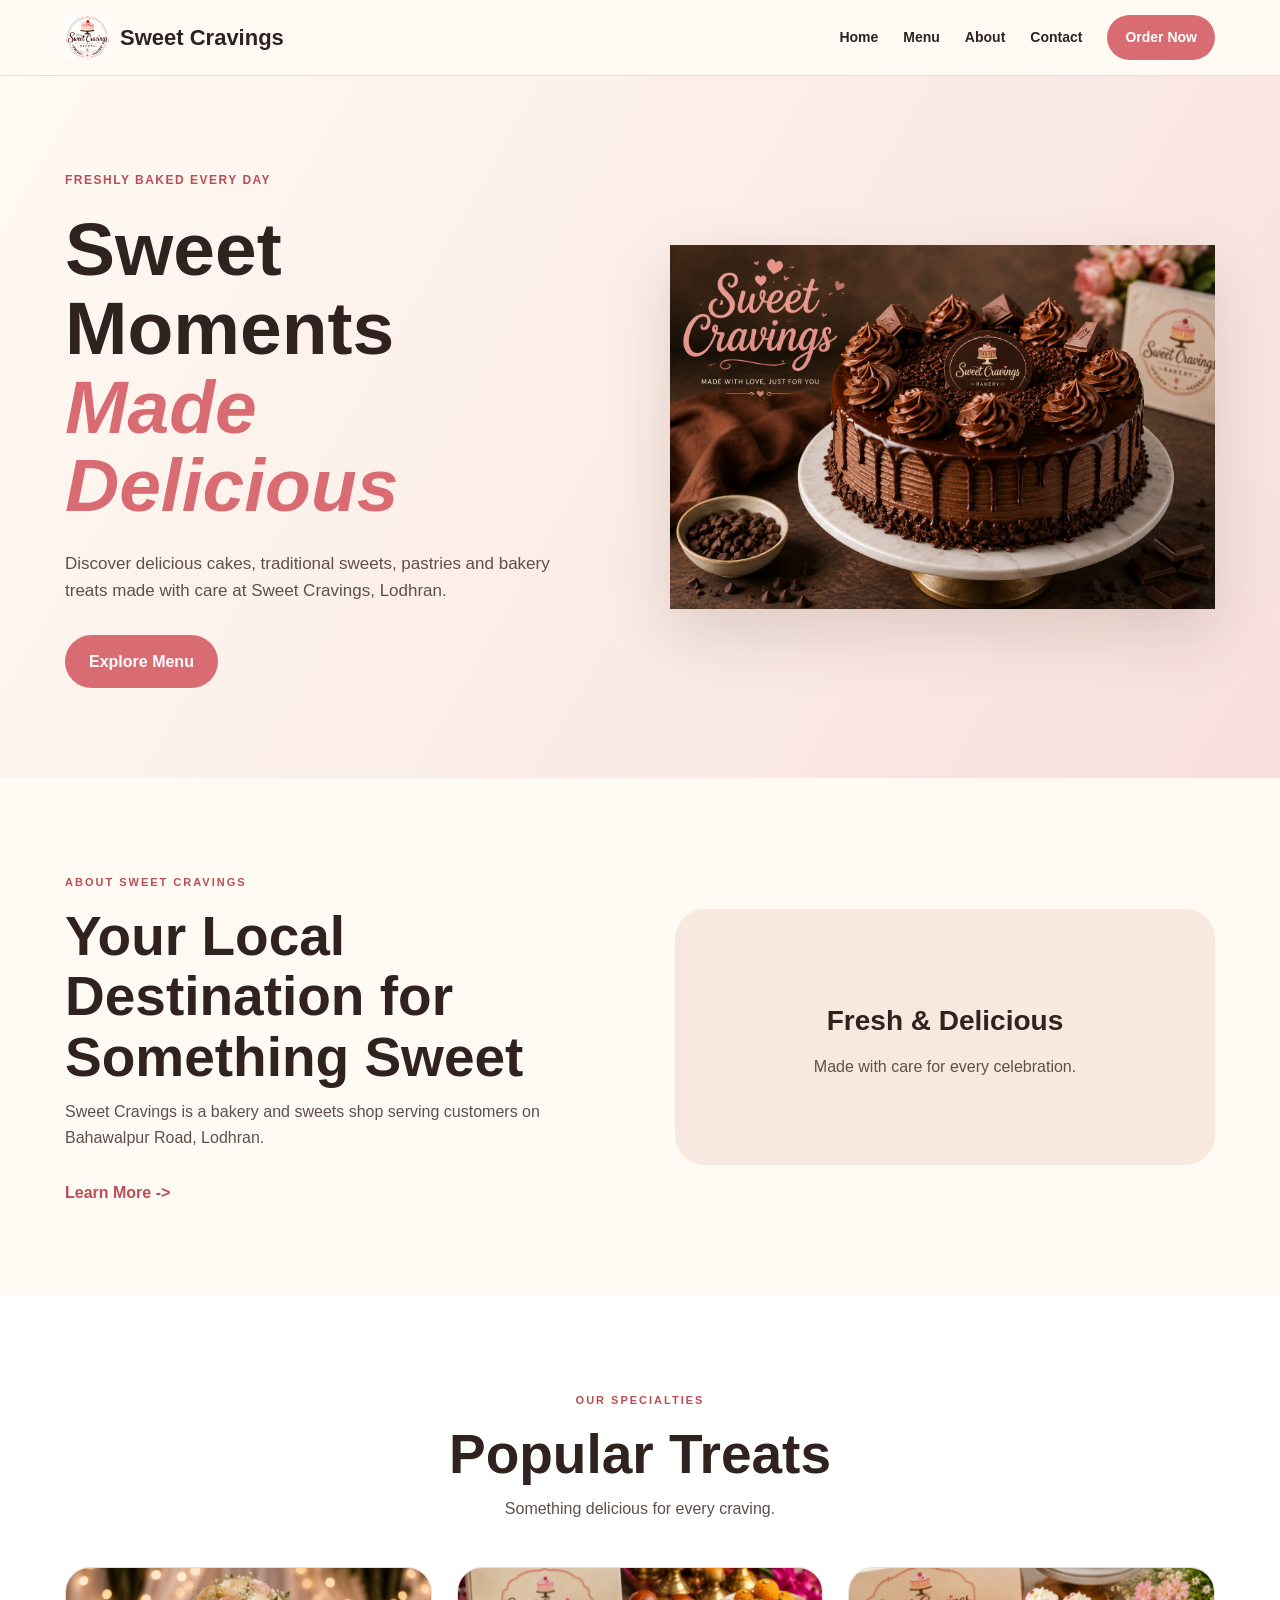
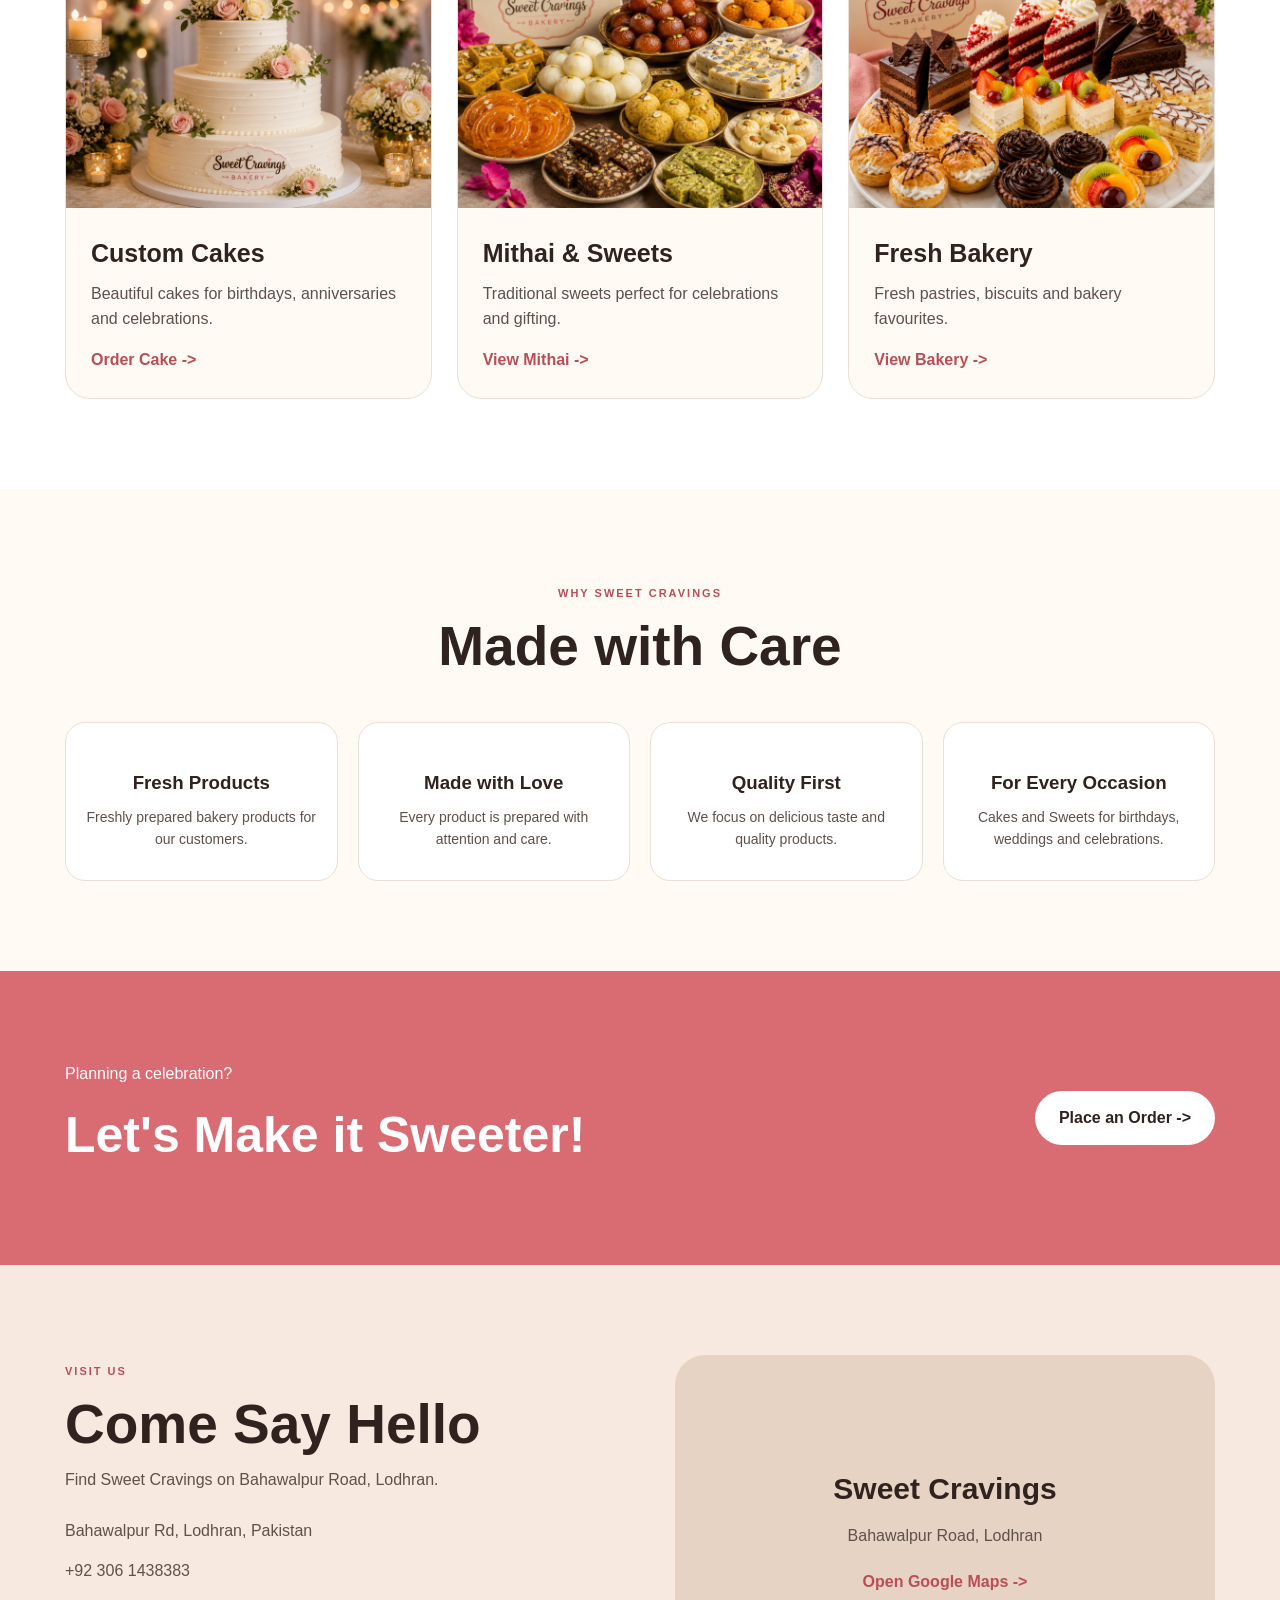
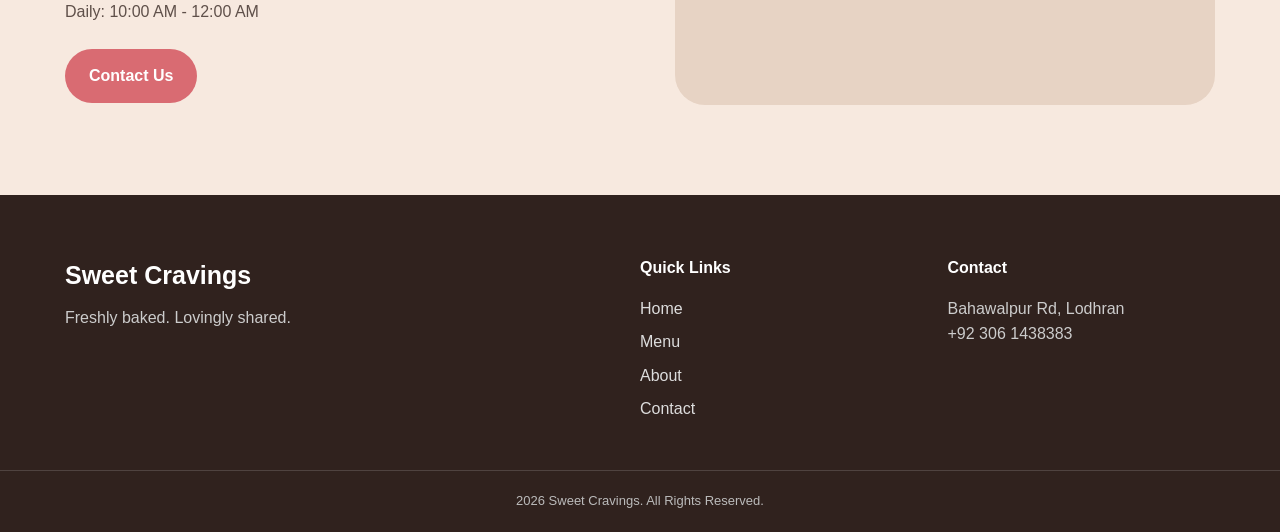
<file: index.html>
<!DOCTYPE html>
<html lang="en">

<head>
    <meta charset="UTF-8">

    <meta name="viewport"
          content="width=device-width, initial-scale=1.0">

    <meta name="description"
          content="Sweet Cravings - Bakery and sweet shop in Lodhran. Fresh cakes, mithai, pastries and bakery items.">

    <meta name="keywords"
          content="Sweet Cravings, bakery Lodhran, cakes Lodhran, mithai, Lodhran, bakery Bahawalpur Road">

    <title>Sweet Cravings | Bakery & Sweets | Lodhran</title>

    <link rel="icon" href="assets/icons/favicon.png">

    <link rel="stylesheet"
          href="css/style.css?v=2">

    <link rel="stylesheet"
          href="css/responsive.css?v=2">

</head>

<body>

    <!-- ==================== HEADER ==================== -->

    <header class="header">

        <div class="container navbar">

            <a href="index.html" class="logo">
                <img src="assets/images/logo.png"
                    alt="Sweet Cravings Logo">

                <span>Sweet Cravings</span>
            </a>

            <button class="menu-toggle" id="menuToggle" aria-label="Open menu">
                <span></span>
                <span></span>
                <span></span>
            </button>

            <nav id="navMenu">

                <a href="index.html">Home</a>

                <a href="pages/menu.html">Menu</a>

                <a href="pages/about.html">About</a>

                <a href="pages/contact.html">Contact</a>

                <a href="pages/order.html"
                   class="nav-button">
                    Order Now
                </a>

            </nav>

        </div>

    </header>

    <!-- ==================== HERO ==================== -->

    <main>

        <section class="hero">

            <div class="container hero-content">

                <div class="hero-text">

                    <span class="badge">
                        Freshly Baked Every Day
                    </span>

                    <h1>
                        Sweet Moments
                        <span>Made Delicious</span>
                    </h1>

                    <p>
                        Discover delicious cakes, traditional sweets,
                        pastries and bakery treats made with care at 
                        Sweet Cravings, Lodhran.
                    </p>

                    <div class="hero-buttons">

                        <a href="pages/menu.html"
                           class="btn primary">
                            Explore Menu
                        </a>

                    </div>

                </div>

                <div class="hero-image">

                    <img src="assets/images/hero-cake.jpg"
                         alt="Fresh Sweet Cravings cake">

                </div>

            </div>

        </section>

        <!-- ===================== ABOUT ==================== -->

        <section class="about-preview">

            <div class="container two-column">

                <div>

                    <span class="section-label">
                        About Sweet Cravings
                    </span>

                    <h2>
                        Your Local Destination
                        for Something Sweet
                    </h2>

                    <p>
                        Sweet Cravings is a bakery and sweets shop 
                        serving customers on Bahawalpur Road,
                        Lodhran.
                    </p>

                    <a href="pages/about.html"
                        class="text-link">
                         Learn More ->
                    </a>

                </div>

                <div class="about-card">

                    <div class="about-icon">

                    </div>

                    <h3>
                        Fresh & Delicious
                    </h3>

                    <p>
                        Made with care for every celebration.
                    </p>

                </div>

            </div>

        </section>

        <!-- ==================== PRODUCTS ====================== -->

        <section class="products">

            <div class="container">

                <div class="section-heading">

                    <span class="section-label">
                        Our Specialties
                    </span>

                    <h2>
                        Popular Treats
                    </h2>

                    <p>
                        Something delicious for every craving.
                    </p>

                </div>

                <div class="product-grid">

                    <article class="product-card">

                        <img src="assets/images/cake-1.jpg"
                             alt="Custom cake">

                        <div class="product-content">

                            <h3>
                                Custom Cakes
                            </h3>

                            <p>
                                Beautiful cakes for birthdays,
                                anniversaries and celebrations.
                            </p>

                            <a href="pages/order.html">
                                Order Cake ->
                            </a>

                        </div>

                    </article>


                    <article class="product-card">

                        <img src="assets/images/mithai-1.jpg"
                             alt="Traditional mithai">

                        <div class="product-content">

                            <h3>
                                Mithai & Sweets
                            </h3>

                            <p>
                                Traditional sweets perfect for 
                                celebrations and gifting.
                            </p>

                            <a href="pages/menu.html">
                                View Mithai ->
                            </a>

                        </div>

                    </article>


                    <article class="product-card">

                        <img src="assets/images/pastry-1.jpg"
                             alt="Fresh bakery pastry">

                        <div class="product-content">

                            <h3>
                                Fresh Bakery
                            </h3>

                            <p>
                                Fresh pastries, biscuits and 
                                bakery favourites.
                            </p>

                            <a href="pages/menu.html">
                                View Bakery ->

                            </a>

                        </div>

                    </article>
              
                </div>

            </div>
 
        </section>

        <!-- ==================== WHY US ==================== -->

        <section class="why-us">

            <div class="container">

                <div class="section-heading">

                    <span class="section-label">
                        Why Sweet Cravings
                    </span>

                    <h2>
                        Made with Care
                    </h2>

                </div>


                <div class="features">

                    <div class="feature">

                        <div class="feature-icon">

                        </div>

                        <h3>
                            Fresh Products
                        </h3>

                        <p>
                            Freshly prepared bakery products
                            for our customers.
                        </p>

                    </div>


                    <div class="feature">

                        <div class="feature-icon">

                        </div>

                        <h3>
                            Made with Love
                        </h3>

                        <p>
                            Every product is prepared with
                            attention and care.
                        </p>

                    </div>


                    <div class="feature">

                        <div class="feature-icon">

                        </div>

                        <h3>
                            Quality First
                        </h3>

                        <p>
                            We focus on delicious taste and 
                            quality products.
                        </p>

                    </div>


                    <div class="feature">

                        <div class="feature-icon">

                        </div>

                        <h3>
                            For Every Occasion
                        </h3>

                        <p>
                            Cakes and Sweets for birthdays,
                            weddings and celebrations.
                        </p>

                    </div>

                </div>

            </div>

        </section>


        <!-- ===================== CTA ===================== -->

        <section class="cta">

            <div class="container cta-content">

                <div>

                    <span>
                        Planning a celebration?
                    </span>

                     <h2>
                         Let's Make it Sweeter!
                     </h2>

                </div>

                <a href="pages/order.html"
                    class="btn light">
                     Place an Order ->
                </a>

            </div>

        </section>

        <!-- ===================== CONTACT ===================== -->

        <section class="contact-preview">

            <div class="container two-column">

                <div>

                    <span class="section-label">
                        Visit Us
                    </span>

                    <h2>
                        Come Say Hello
                    </h2>

                    <p>
                        Find Sweet Cravings on Bahawalpur Road,
                        Lodhran.
                    </p>

                    <div class="contact-info">

                        <p>
                            Bahawalpur Rd, Lodhran, Pakistan
                        </p>

                        <p>
                            +92 306 1438383
                        </p>

                        <p>
                            Daily: 10:00 AM - 12:00 AM
                        </p>    
                    
                    </div>

                    <a href="pages/contact.html"
                        class="btn primary">
                         Contact Us
                    </a>

                </div>


                <div class="map-placeholder">

                    <h3>
                        Sweet Cravings
                    </h3>

                    <p>
                        Bahawalpur Road, Lodhran     
                    </p>

                    <a href="https://www.google.com/maps/search/?api=1&query=Sweet%20Cravings%20Bahawalpur%20Road%20Lodhran"
                       target="_blank"
                       rel="noopener">
                        Open Google Maps ->
                    </a>

                </div>

            </div>

        </section>

    </main>

 
    <!-- ==================== FOOTER ==================== -->

    <footer>

        <div class="container footer-content">

            <div>

                <h3>
                    Sweet Cravings
                </h3>

                <p>
                    Freshly baked. Lovingly shared.
                </p>

            </div>
           
            <div>

                <h4>
                    Quick Links
                </h4>

                <a href="index.html">
                    Home
                </a>

                <a href="pages/menu.html">
                    Menu
                </a>

                <a href="pages/about.html">
                    About
                </a>

                <a href="pages/contact.html">
                    Contact
                </a>

            </div>

            <div>

                <h4>
                    Contact
                </h4>

                <p>
                    Bahawalpur Rd, Lodhran
                </p>

                <p>
                    +92 306 1438383
                </p>

            </div>

        </div>


        <div class="copyright">

              <span id="year"></span>
            Sweet Cravings. All Rights Reserved.

        </div>

    </footer>


    <script src="js/script.js"></script>

</body>

</html>
</file>
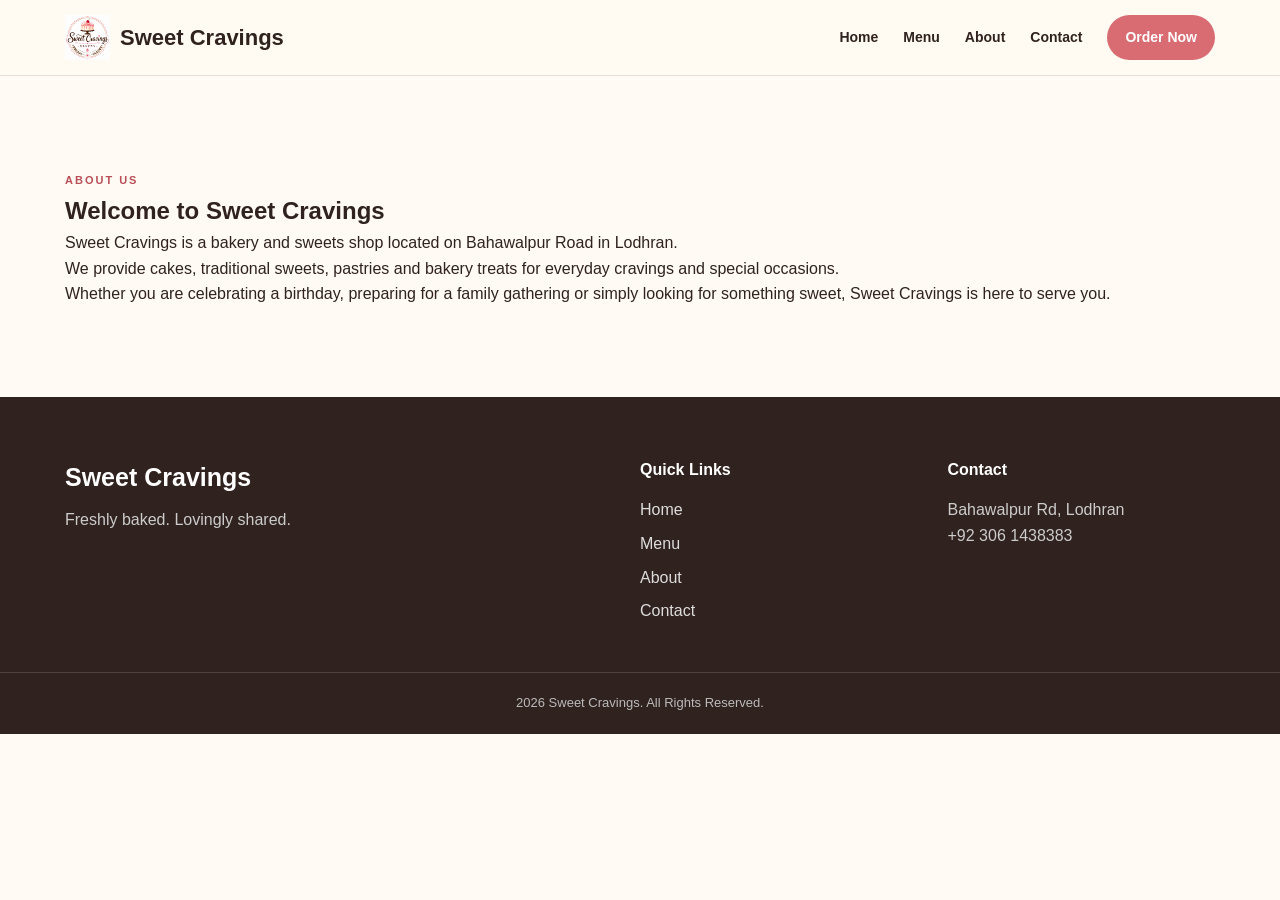
<file: pages/about.html>
<!DOCTYPE html>
<html lang="en">

<head>

    <meta charset="UTF-8">

    <meta name="viewport"
          content="width=device-width, initial-scale=1.0">

    <meta name="description"
          content="Learn more about Sweet Cravings bakery in Lodhran.">

    <title>About Us | Sweet Cravings</title>

    <link rel="icon"
          type="image/png"
          href="../icons/favicon.png">

    <link rel="stylesheet"
          href="../css/style.css">

    <link rel="stylesheet"
          href="../css/responsive.css">

</head>

<body>

    <!-- ==================== HEADER ==================== -->

    <header class="header">

        <div class="container navbar">

            <a href="../index.html"
               class="logo">


                <img src="../assets/images/logo.png"
                     alt="Sweet Cravings Logo">

                <span>
                    Sweet Cravings
                </span>

            </a>

            <button class="menu-toggle"
                    id="menuToggle"
                    aria-label="Open navigation menu">

                <span></span>
                <span></span>
                <span></span>

            </button>

            <nav id="navMenu">

                <a href="../index.html">
                    Home
                </a>

                <a href="menu.html">
                    Menu
                </a>

                <a href="about.html">
                    About
                </a>

                <a href="contact.html">
                    Contact
                </a>

                <a href="order.html"
                   class="nav-button">
                    Order Now
                </a>

            </nav>

        </div>

    </header>

    <!-- ==================== ABOUT ==================== -->

    <main>

        <section>

            <div class="container">

                <span class="section-label">
                    About Us
                </span>

                <h1>
                    Welcome to Sweet Cravings
                </h1>

                <p>
                    Sweet Cravings is a bakery and sweets shop
                    located on Bahawalpur Road in Lodhran.
                </p>

                <p>
                    We provide cakes, traditional sweets,
                    pastries and bakery treats for everyday
                    cravings and special occasions.
                </p>

                <p>
                    Whether you are celebrating a birthday,
                    preparing for a family gathering or simply
                    looking for something sweet, Sweet Cravings
                    is here to serve you.
                </p>

            </div>

        </section>

    </main>

    <!-- ==================== FOOTER ==================== -->

    <footer>

        <div class="container footer-content">

            <div>

                <h3>
                    Sweet Cravings
                </h3>

                <p>
                    Freshly baked. Lovingly shared.
                </p>

            </div>

            <div>

                <h4>
                    Quick Links
                </h4>

                <a href="../index.html">
                    Home
                </a>

                <a href="menu.html">
                    Menu
                </a>

                <a href="about.html">
                    About
                </a>

                <a href="contact.html">
                    Contact
                </a>

            </div>

            <div>

                <h4>
                    Contact
                </h4>

                <p>
                    Bahawalpur Rd, Lodhran
                </p>

                <p>
                    +92 306 1438383
                </p>

            </div>

        </div>
        
        <div class="copyright">

            <span id="year"></span>
            Sweet Cravings. All Rights Reserved.

        </div>

    </footer>


    <script src="../js/script.js"></script>

</body>

</html>
</file>
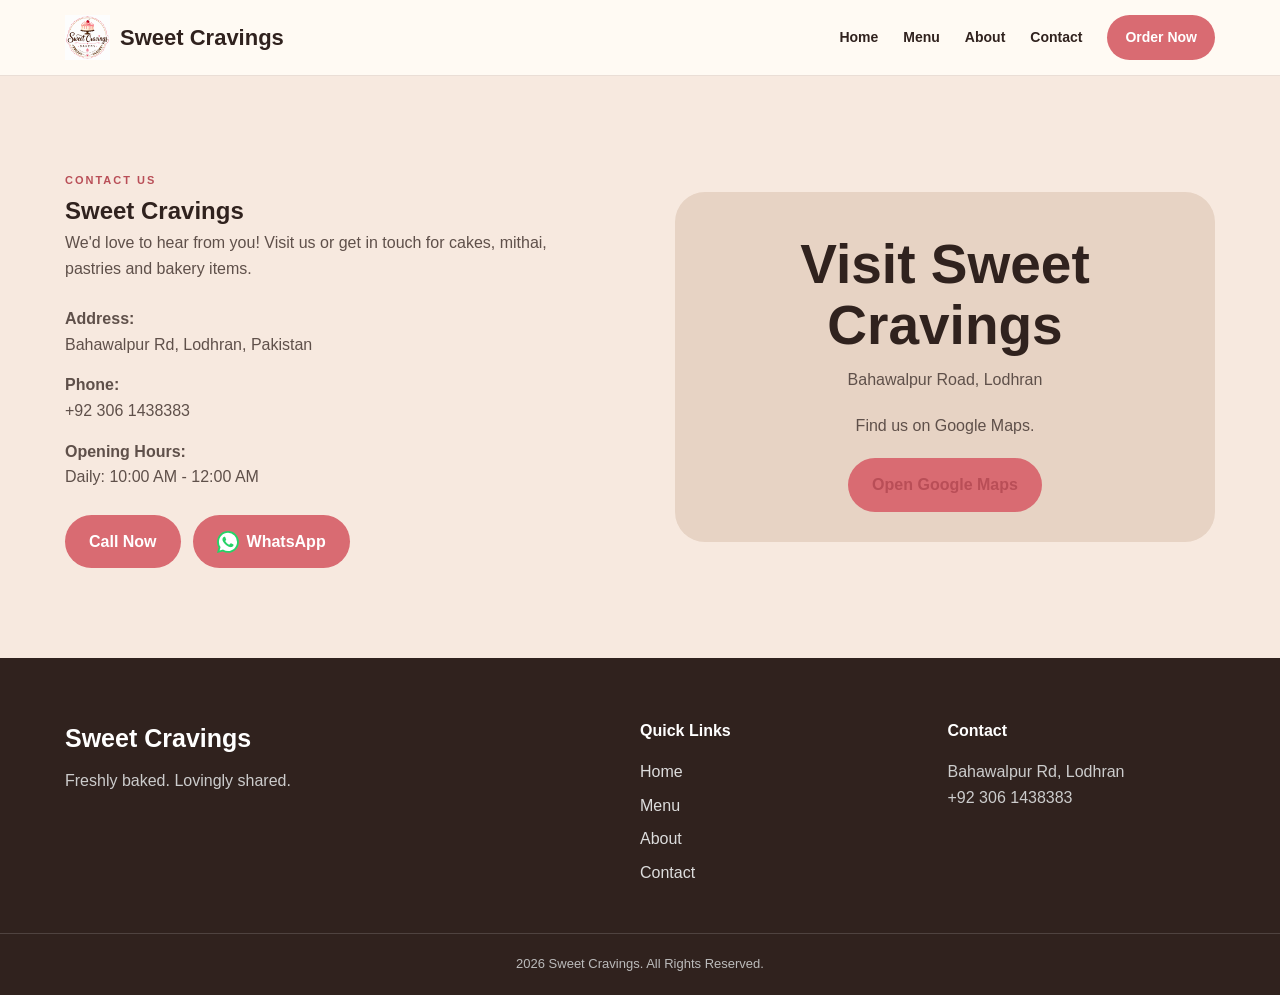
<file: pages/contact.html>
<!DOCTYPE html>
<html lang="en">

<head>
    <meta charset="UTF-8">

    <meta name="viewport"
          content="width=device-width, initial-scale=1.0">

    <meta name="description"
          content="Contact Sweet Cravings bakery in Lodhran.">

    <title>Contact Us | Sweet Cravings</title>

    <link rel="icon" type="image/png" href="../icons/favicon.png">

    <link rel="stylesheet"
          href="../css/style.css">

    <link rel="stylesheet"
          href="../css/responsive.css">

</head>

<body>

    <!-- ==================== HEADER ==================== -->

    <header class="header">

        <div class="container navbar">

            <a href="../index.html" class="logo">
                <img src="../assets/images/logo.png"
                    alt="Sweet Cravings Logo">

                <span>Sweet Cravings</span>
            </a>

            <button class="menu-toggle"
                    id="menuToggle">
                <span></span>
                <span></span>
                <span></span>
            </button>

            <nav id="navMenu">

                <a href="../index.html">
                    Home
                </a>

                <a href="menu.html">
                    Menu
                </a>

                <a href="about.html">
                    About
                </a>

                <a href="contact.html">
                    Contact
                </a>

                <a href="order.html" class="nav-button">
                    Order Now
                </a>

            </nav>

        </div>

    </header>

    <!-- ==================== CONTACT ==================== -->

    <main>

        <section class="contact-preview">

            <div class="container two-column"> 

                <!-- Contact Information -->

                <div>

                    <span class="section-label">
                        Contact Us
                    </span>

                    <h1>
                        Sweet Cravings
                    </h1>

                    <p>
                        We'd love to hear from you!
                        Visit us or get in touch for cakes,
                        mithai, pastries and bakery items.
                    </p>

                    <div class="contact-info">

                        <p>
                            <strong>Address:</strong><br>
                            Bahawalpur Rd, Lodhran, Pakistan
                        </p>

                        <p> 
                            <strong>Phone:</strong><br>
                            +92 306 1438383
                        </p>

                        <p>
                            <strong>Opening Hours:</strong><br>
                            Daily: 10:00 AM - 12:00 AM
                        </p>

                    </div>

                    <div class="hero-buttons">

                        <a href="tel:+923061438383"
                           class="btn primary">
                            Call Now
                        </a>

                        <a href="https://wa.me/923061438383"
                           target="_blank"
                           rel="noopener"
                           class="btn primary">
 
                            <img src="../icons/whatsapp.svg"
                                alt="WhatsApp"
                                width="22"
                                height="22">

                            <span>WhatsApp</span>

                        </a>

                    </div>

                </div>

                <!-- Google Maps -->
                
                <div class="map-placeholder">

                    <h2>
                        Visit Sweet Cravings
                    </h2>

                    <p>
                        Bahawalpur Road, Lodhran
                    </p>

                    <p>
                        Find us on Google Maps.
                    </p>


                    <a href="https://www.google.com/maps/search/?api=1&query=Sweet%20Cravings%20Bahawalpur%20Road%20Lodhran"
                       target="_blank"
                       rel="noopener"
                       class="btn primary">
                        Open Google Maps
                    </a>

                </div>

            </div>

        </section>

    </main>

    <!-- ==================== FOOTER ==================== -->

    <footer>

        <div class="container footer-content">

            <div>

                <h3>
                    Sweet Cravings
                </h3>

                <p>
                    Freshly baked. Lovingly shared. 
                </p>

            </div>

            <div>

                <h4>
                    Quick Links
                </h4>

                <a href="../index.html">
                    Home
                </a>

                <a href="menu.html">
                    Menu
                </a>

                <a href="about.html">
                    About
                </a>

                <a href="contact.html">
                    Contact
                </a>

            </div>

            <div>

                <h4>
                    Contact
                </h4>

                <p>
                    Bahawalpur Rd, Lodhran
                </p>

                <p>
                    +92 306 1438383
                </p>

            </div>

        </div>

        <div class="copyright">

            <span id="year"></span>
            Sweet Cravings. All Rights Reserved.

        </div>

    </footer>


    <script src="../js/script.js"></script>

</body>

</html>
</file>
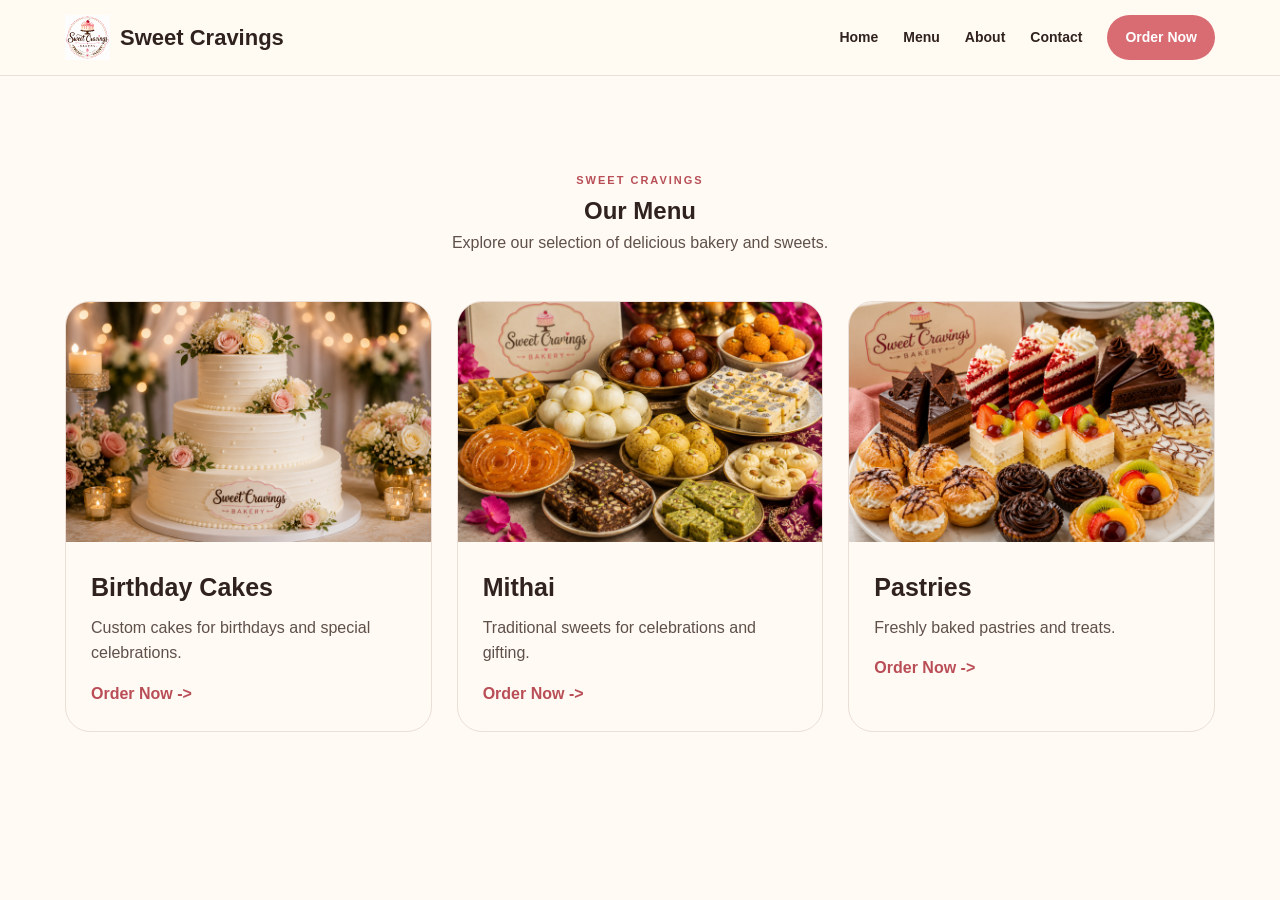
<file: pages/menu.html>
<!DOCTYPE html>
<html lang="en">

<head>

    <meta charset="UTF-8">

    <meta name="viewport"
          content="width=device-width, initial-scale=1.0">

    <title>Menu | Sweet Cravings</title>

    <link rel="stylesheet"
          href="../css/style.css">

    <link rel="stylesheet"
          href="../css/responsive.css">

</head>

<body>

<header class="header">

    <div class="container navbar">

        <a href="../index.html"
           class="logo">

            <img src="../assets/images/logo.png"
                 alt="Sweet Cravings">

            <span>Sweet Cravings</span>

        </a>

        <nav>

            <a href="../index.html">
                Home
            </a>

            <a href="menu.html">
                Menu
            </a>

            <a href="about.html">
                About
            </a>

            <a href="contact.html">
                Contact
            </a>

            <a href="order.html"
               class="nav-button">
                Order Now
            </a>

        </nav>

    </div>

</header>


<section>

    <div class="container">

        <div class="section-heading">

            <span class="section-label">
                Sweet Cravings
            </span>

            <h1>
                Our Menu
            </h1>

            <p>
                Explore our selection of delicious bakery
                and sweets.
            </p>

        </div>

        <div class="product-grid">

            <article class="product-card">

                <img src="../assets/images/cake-1.jpg"
                     alt="Birthday cake">

                <div class="product-content">

                    <h3>
                        Birthday Cakes
                    </h3>

                    <p>
                        Custom cakes for birthdays and 
                        special celebrations.
                    </p>

                    <a href="order.html">
                        Order Now ->
                    </a>

                </div>

            </article>

            <article class="product-card">

                <img src="../assets/images/mithai-1.jpg"
                     alt="Mithai">

                <div class="product-content">

                    <h3>
                        Mithai
                    </h3>

                    <p>
                        Traditional sweets for celebrations
                        and gifting.
                    </p>

                    <a href="order.html">
                        Order Now ->
                    </a>

                </div>

            </article>


            <article class="product-card">

                <img src="../assets/images/pastry-1.jpg"
                     alt="Pastry">

                <div class="product-content">

                    <h3>
                        Pastries
                    </h3>

                    <p>
                        Freshly baked pastries and treats.
                    </p>

                    <a href="order.html">
                        Order Now ->
                    </a>

                </div>

            </article>

        </div>

    </div>

</section>

</body>

</html>
</file>
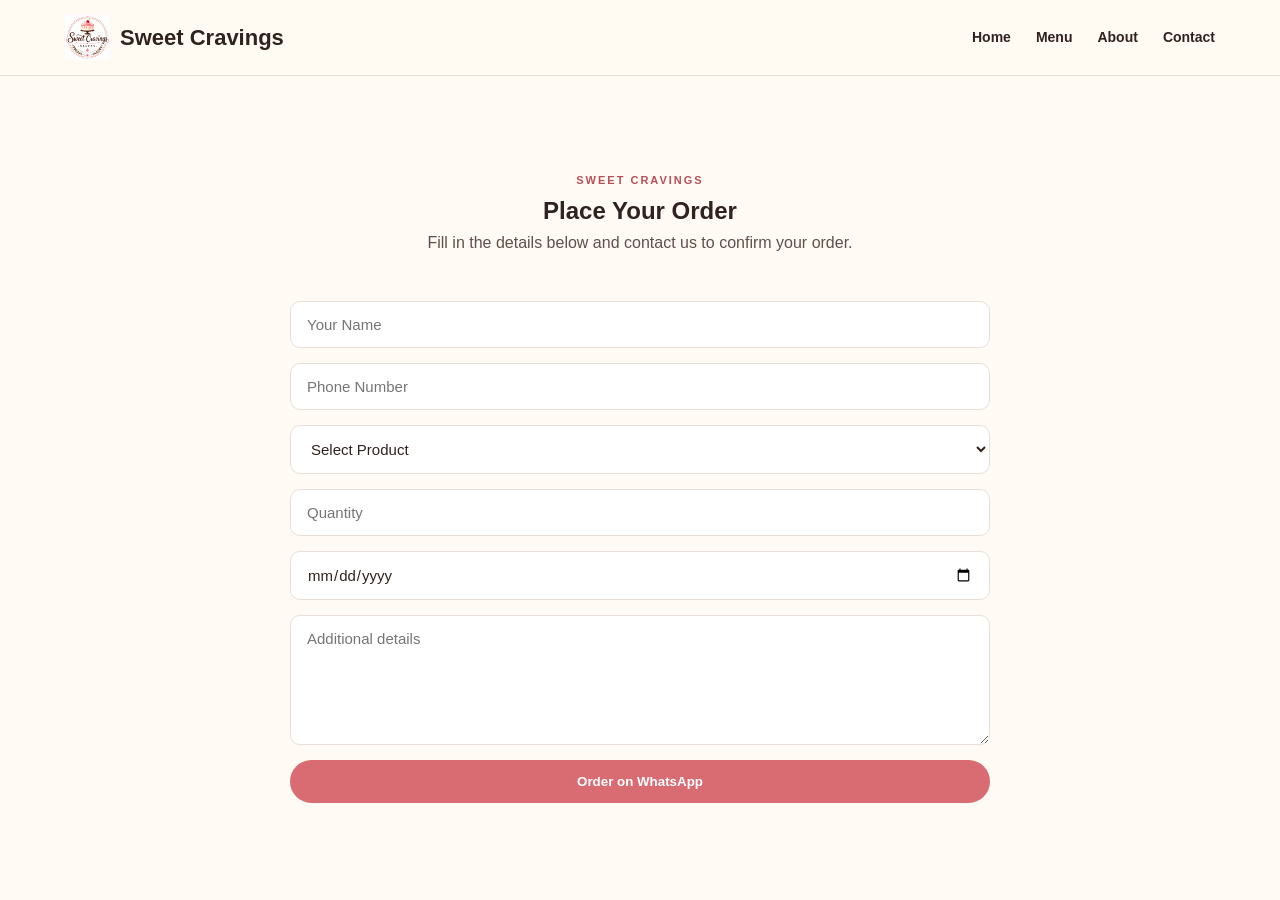
<file: pages/order.html>
<!DOCTYPE html>
<html lang="en">

<head>

    <meta charset="UTF-8">

    <meta name="viewport"
          content="width=device-width, initial-scale=1.0">

    <title>Order | Sweet Cravings</title>

    <link rel="stylesheet"
          href="../css/style.css">

    <link rel="stylesheet"
          href="../css/responsive.css">

</head>

<body>

<header class="header">

    <div class="container navbar">

        <a href="../index.html"
           class="logo">

           <img src="../assets/images/logo.png"
                alt="Sweet Cravings Logo">

            <span>Sweet Cravings</span>

        </a>

        <nav>

            <a href="../index.html">Home</a>
              
            <a href="menu.html">Menu</a>

            <a href="about.html">About</a>

            <a href="contact.html">Contact</a>

        </nav>

    </div>

</header>

<section>

    <div class="container">

        <div class="section-heading">

            <span class="section-label">
                Sweet Cravings
            </span>

            <h1>
                Place Your Order
            </h1>

            <p>
                Fill in the details below and contact us
                to confirm your order.
            </p>

        </div>

        
        <form id="orderForm" class="order-form">

            <input
                type="text"
                id="customerName"
                placeholder="Your Name"
                required
            >

            <input
                type="tel"
                id="phone"
                placeholder="Phone Number"
                required
            >

            <select id="product" required>

                <option value="">
                    Select Product
                </option>

                <option value="Birthday Cake">
                    Birthday Cake
                </option>

                <option value="Custom Cake">
                    Custom Cake
                </option>
 
                <option value="Mithai">
                    Mithai
                </option>

                <option value="Pastry">
                    Pastry
                </option>

                <option value="Bakery Items">
                    Bakery Items
                </option>

            </select>


            <input
                type="number"
                id="quantity"
                placeholder="Quantity"
                min="1"
                required
            >


            <input
                type="date"
                id="date"
                required
            >


            <textarea
                id="message"
                placeholder="Additional details"
                rows="5"></textarea>



            <button
                type="submit"
                class="btn primary">

                Order on WhatsApp

            </button>

        </form>

    </div>

</section>


<script>

document 
    .getElementById("orderForm")
    .addEventListener("submit", function(event) {

        event.preventDefault();

        const name =
            document.getElementById("customerName").value;

        const phone = 
            document.getElementById("phone").value;

        const product =
            document.getElementById("product").value;

        const quantity =
            document.getElementById("quantity").value;

        const date = 
            document.getElementById("date").value;

        const message = 
            document.getElementById("message").value;


        const text = `
Hello Sweet Cravings!

I would like to place an order.

Name: ${name}
Phone: ${phone}
Product: ${product}
Quantity: ${quantity}
Required Date: ${date}

Special Requirements:
${message}
`;


        const whatsappNumber = "923061438383";

        const url =
            `https://wa.me/${whatsappNumber}?text=${encodeURIComponent(text)}`;

        window.open(url, "_blank");

    });

</script>



</body>

</html>
</file>
<file: css/style.css>
* {
    margin: 0;
    padding: 0;
    box-sizing: border-box;
}

:root {

    --primary: #d96b72;
    --primary-dark: #b94e57;

    --cream: #fffaf3;
    --white: #ffffff;
    --dark: #30221e;
    --text: #5f504a;
    --light: #f7e9df;

    --border: #eaded6;
}

html {
    scroll-behavior: smooth;
}

body {

    font-family: Arial, sans-serif;

    background: var(--cream);

    color: var(--dark);

    line-height: 1.6;
}

a {
    text-decoration: none;
    color: inherit;
}

img {
    max-width: 100%;
    display: block;
}

.container {

    width: min(1150px, 92%);

    margin: auto;
}

/* HEADER */

.header {

    position: sticky;

    top: 0;

    z-index: 100;

    background: rgba(255, 250, 243, 0.95);

    border-bottom: 1px solid var(--border);
}

.navbar {

    min-height: 75px;

    display: flex;

    align-items: center;

    justify-content: space-between;
}

.logo { 

    display: flex;

    align-items: center;

    gap: 10px;

    font-size: 22px;

    font-weight: bold;
}

.logo img {

    width: 45px;

    height: 45px;

    object-fit: contain;
}

nav {
   
    display: flex;

    align-items: center;

    gap: 25px;
}

nav a {

    font-size: 14px;

    font-weight: 600;

    transition: 0.3s;
}

nav a:hover {

    color: var(--primary);
}

.nav-button {

    background: var(--primary);

    color: white;

    padding: 11px 18px;

    border-radius: 30px;
}

.menu-toggle {

    display: none;

    border: none;

    background: none;

    font-size: 25px;

    cursor: pointer;
}

/* HERO */

.hero {

    padding: 90px 0;

    background:
        linear-gradient(
            120deg,
            #fffaf3,
            #f8e0dc
        );
}

.hero-content {

    display: grid;

    grid-template-columns: 1fr 1fr;

    align-items: center;

    gap: 60px;
}

.badge {

    display: inline-block;

    color: var(--primary-dark);

    font-size: 12px;

    font-weight: bold;

    text-transform: uppercase;

    letter-spacing: 1.5px;

    margin-bottom: 20px;
}

.hero h1 {

    font-size: clamp(45px, 6vw, 75px);

    line-height: 1.05;

    margin-bottom: 25px;
}

.hero h1 span {

    display: block;

    color: var(--primary);

    font-style: italic;
}

.hero p {

    color: var(--text);

    max-width: 520px;

    font-size: 17px;

    margin-bottom: 30px;
}

.hero-buttons {

    display: flex;

    gap: 12px;
  
    flex-wrap: wrap;
}

.btn {

    display: inline-block;

    padding: 14px 24px;

    border-radius: 30px;

    font-weight: bold;

    transition: 0.3s;
}

.btn:hover {

    transform: translateY(-2px);
}

.primary {

    background: var(--primary);
    color: white;
}

.secondary {

    border: 1px solid var(--border);

    background: white;
}

.light {

    background: white;

    color: var(--dark);
}

.hero-image img {

    width: 100%;

    max-height: 500px;

    object-fit: cover;

    box-shadow: 0 25px 60px rgba(60, 35, 30, .15);
}

/* GENERAL SECTIONS */

section {

    padding: 90px 0;
}

.section-label {

    color: var(--primary-dark);

    text-transform: uppercase;

    letter-spacing: 2px;

    font-size: 11px;

    font-weight: bold;
}

.section-heading {

    text-align: center;

    max-width: 650px;

    margin: 0 auto 45px;
}

.section-heading h2,
.two-column h2 {

    font-size: clamp(35px, 5vw, 55px);

    line-height: 1.1;

    margin: 12px 0;
}

.section-heading p {

    color: var(--text);

}

/* TWO COLUMN */

.two-column {

    display: grid;

    grid-template-columns: 1fr 1fr;

    align-items: center;

    gap: 70px;
}

.two-column p {

    color: var(--text);

    margin-bottom: 15px;
}

.text-link {

    display: inline-block;

    color: var(--primary-dark);

    font-weight: bold;

    margin-top: 15px;
}

.about-card {

    background: var(--light);

    border-radius: 30px;

    padding: 70px 40px;

    text-align: center;
}

.about-icon {

    font-size: 70px;

    margin-bottom: 20px;
}

.about-card h3 {

    font-size: 28px;

    margin-bottom: 10px;
}

/* PRODUCTS */

.products {

    background: white;
}

.product-grid {

    display: grid;

    grid-template-columns: repeat(3, 1fr);

    gap: 25px;
}

.product-card {

    background: var(--cream);

    border: 1px solid var(--border);

    border-radius: 25px;

    overflow: hidden;

    transition: .3s;
}

.product-card:hover {

    transform: translateY(-7px);

    box-shadow: 0 20px 50px rgba(60, 35, 30, .1);

}

.product-card img {

    width: 100%;

    height: 240px;

    object-fit: cover;
}

.product-content {

    padding: 25px;
}

.product-content h3 {

    font-size: 25px;

    margin-bottom: 8px;

}

.product-content p {

    color: var(--text);

    margin-bottom: 15px;
}

.product-content a {

    color: var(--primary-dark);
    font-weight: bold;
}

/* FEATURES */

.features {

    display: grid;

    grid-template-columns: repeat(4, 1fr);

    gap: 20px;
}

.feature {

    background: white;

    border: 1px solid var(--border);

    padding: 30px 20px;

    border-radius: 20px;

    text-align: center;
}

.feature-icon {

    font-size: 40px;

    margin-bottom: 15px;
}

.feature h3 {

    margin-bottom: 8px;
}

.feature p {

    color: var(--text);

    font-size: 14px;
}

/* CTA */

.cta {

    background: var(--primary);

    color: white;
}

.cta-content {

    display: flex;

    align-items: center;

    justify-content: space-between;

    gap: 30px;
}

.cta h2 {

    font-size: 50px;

    margin-top: 8px;
}

/* CONTACT */

.contact-preview {

    background: var(--light);
}

.contact-info {

    margin: 25px 0;
}

.map-placeholder {

    min-height: 350px;

    border-radius: 30px;

    background: #e7d3c4;

    display: flex;

    flex-direction: column;

    align-items: center;

    justify-content: center;

    text-align: center;

    padding: 30px;
}

.map-placeholder h3 {

    font-size: 30px;

    margin-bottom: 10px;
}

.map-placeholder p {

    color: var(--text);

    margin-bottom: 20px;
}

.map-placeholder a {

    color: var(--primary-dark);

    font-weight: bold;
}

/* FOOTER */

footer {

    background: var(--dark);

    color: white;

    padding-top: 60px;
}

.footer-content {

    display: grid;

    grid-template-columns: 2fr 1fr 1fr;

    gap: 40px;

    padding-bottom: 40px;
}

.footer-content h3 {

    font-size: 25px;

    margin-bottom: 10px;
}

.footer-content h4 {

    margin-bottom: 15px;
}

.footer-content a {

    display: block;

    margin-bottom: 8px;

    color: #ddd;
}

.footer-content p {

    color: #ccc;
}

.copyright {

    text-align: center;

    border-top: 1px solid rgba(255,255,255,.15);

    padding: 20px;

    color: #bbb;

    font-size: 13px;
}

.hero-buttons .btn {
    display: inline-flex;
    align-items: center;
    justify-content: center;
    gap: 8px;
}

.hero-buttons .btn img {
    display: block;
    width: 22px;
    height: 22px;
}


/*ORDER FORM*/

.order-form {
    max-width: 700px;
    margin: 40px auto 0;
    display: grid;
    gap: 15px;
}

.order-form input,
.order-form select,
.order-form textarea {
    width: 100%;
    padding: 14px 16px;
    border: 1px solid var(--border);
    border-radius: 10px;
    background: white;
    color: var(--dark);
    font-family: inherit;
    font-size: 15px;
}

.order-form textarea {
    min-height: 130px;
    resize: vertical;
}

.order-form input:focus,
.order-form select:focus,
.order-form textarea:focus {
    outline: none;
    border-color: var(--primary);
}

.order-form .btn {
    border: none;
    cursor: pointer;
}


.menu-toggle span {
    display: block;
    width: 28px;
    height: 3px;
    background: var(--dark);
    margin: 3px 0;
    border-radius: 3px;
}
</file>
<file: css/responsive.css>
/* ====================================
   TABLET
=====================================*/

@media (max-width: 900px) {

    /* Hero */
    .hero-content {
        grid-template-columns: 1fr;
        gap: 40px;
    }

    .two-column {
        grid-template-columns: 1fr;
        gap: 40px;
    }

    /* Products */
    .product-grid {
        grid-template-columns: repeat(2, 1fr);
    }

    /* Features */
    .features {
        grid-template-columns: repeat(2, 1fr);
    }

   /* Hero */
   .hero {
        padding: 60px 0;
    }

    .hero h1 {
        font-size: clamp(42px, 8vw, 65px);
    }

    /* Sections */
    section {
        padding: 70px 0;
    }

    /* CTA */
    .cta h2 {
        font-size: 42px;
    }
}


/* ======================================
   MOBILE
=======================================*/

@media (max-width: 650px) {

    /* ----------------------------------
       GENERAL
    ---------------------------------- */

    .container {
        width: 90%;
        max-width: 100%;
        margin: 0 auto;
    }

    section {
        padding: 55px 0;
    }

    /* Navbar */
    .navbar {
        min-height: 65px;
        padding: 15px 20px;
        position: relative;
        display: flex;
        align-items: center;
        justify-content: space-between;
    }

    .logo {
        font-size: 18px;
        display: flex;
        align-items: center;
    }

    .logo img {
        width: 38px;
        height: 38px;
        object-fit: contain;
    }

    /* Hamburger button */
    .menu-toggle {
        display: flex;
        flex-direction: column;
        align-items: center;
        justify-content: center;

        width: 44px;
        height: 44px;

        padding: 5px;
        margin: 0;

        border: none;
        background: transparent;

        cursor: pointer;

        fle-shrink: 0;
    }

    .menu-toggle span {
        display: block;

        width: 28px;
        height: 3px;

        margin: 3px 0;

        background: var(--dark);

        border-radius: 3px;
    }
    /* Navigation menu */
    nav {

        display: none;
    
        position: absolute;

        top: 65px;

        left: 0;

        right: 0;

        background: var(--cream);

        padding: 20px;

        flex-direction: column;

        align-items: stretch;

        gap: 15px;

        border-bottom: 1px solid var(--border);

        box-shadow: 0 10px 25px rgba(0, 0, 0, 0.08);

        z-index: 1000;
    }

    nav.active {

        display: flex;

    } 

    nav a {
        display: block;
        padding: 10px 5px;
        font-size: 16px;
        text-decoration: none;
    }

    .nav-button {
        text-align: center;
    }

    /* Hero */
    .hero {
        padding: 45px 0 35px;
    }

    .hero-content {
        grid-template-columns: 1fr;
        gap: 30px;
    }

    .hero h1 {

        font-size: 40px;
        line-height: 1.1;
        margin-bottom: 20px;
    }

    .hero p {
        font-size: 16px;
        line-height: 1.7;

        margin-bottom: 25px;
    }

    .hero-buttons {
        width: 100%;

        display: flex;
        flex-direction: column;

        gap: 12px;
    }

    .hero-buttons .btn {
        width: 100%;

        text-align: center;
    }

    .hero-image {
        width: 100%;
    }

    .hero-image img {
        width: 100%;
        height: auto;

        max-height: 350px;

        object-fit: cover;
        display: block;

        border-radius: 20px;
    }

    /* -----------------------
       SECTION HEADINGS
    ----------------------- */

    .section-heading {
        margin-bottom: 35px;
    }

    .section-heading h2,
    .two-column h2 {
        font-size: 35px;
        line-height: 1.15;
    }

    /* -----------------------
       TWO COLUMN
    ----------------------- */

    .two-column {
        grid-template-columns: 1fr;
        gap: 35px;
    }

    .about-card {
        padding: 45px 25px;
        border-radius: 25px;
    }

    .about-icon {
        font-size: 55px;
    }

    .about-card h3 {    
        font-size: 24px;
    }


    /* Products */
    .product-grid {
        grid-template-columns: 1fr;
        gap: 20px;
    }


    .product-card img {
        width: 100%;
        height: 220px;

        object-fit: cover;    
    }

    .product-content {
        padding: 20px;
    }

    /* Features */
    .features {

        grid-template-columns: 1fr;
        gap: 15px;
    }

    .feature {
        padding: 25px 20px;
    }

    /* CTA */

    .cta-content {   
        flex-direction: column;

        align-items: flex-start;

        gap: 25px;
    }

    .cta h2 {
        font-size: 34px;
        line-height: 1.15;
    }

    /* -----------------------------
       CONTACT
    ----------------------------- */

    .man-placeholder {
        min-height: 280px;

        padding: 25px;

        border-radius: 20px;
    }

    .map-placeholoder h3 {
        font-size: 25px;
    }

    /* Footer */
    .footer-content {
        grid-template-columns: 1fr;
        gap: 30px;
    }

    footer {
        padding-top: 45px;
    }
 
    /* ------------------------
       ORDER FORM
    ------------------------ */

    .order-form {
        width: 100%;

        margin-top: 30px;
    }

    .order-form input,
    .order-form select,
    .order-form textarea {
        width: 100%;

        font-size: 16px;
    }
}


/* ==============================
   SMALL PHONES
============================== */
@media (max-width: 480px) {

    .container {
        width: 92%;
    }

    /* Hero */
    .hero {
        padding: 45px 0;
    }

    /* -----------------------
       NAVBAR
    ------------------------ */

    .navbar {
        min-height: 60px;

        padding: 10px 15px;
    }

    .logo {
        font-size: 17px;
    }

    .logo img {
        width: 36px;
        height: 36px;
    }

    .menu-toggle {
        width: 42px;
        height: 42px;
    }

    .menu-toggle span {
        width: 27px;
        height: 3px;

        margin: 3px 0;
    }

    nav {
        top: 60px;
    }

    /* ----------------------------
       HERO
    ----------------------------- */

    .hero {
        padding: 40px 0 30px;
    }

    .hero h1 {
        font-size: 32px;
        line-height: 1.1;
    }

    .hero p {
        font-size: 15px;
        line-height: 1.65;
    }

    .hero-image img {
        width: 100%;
        height: auto;

        max-height: 280px;

        object-fit: cover;
    }

    /* Headings */
    .section-heading h2,
    .two-column h2 {
        font-size: 30px;
    }

    .cta h2 {
        font-size: 29px;
    }

    /* Buttons */
    .btn {
        padding: 13px 20px;

        font-size: 14px;
    }

    /*Products */
    .product-card img {
        height: 200px;
    }

    .product-content h3 {
        font-size: 21px;
    }

    /* About */
    .about-card {
        padding: 35px 20px;
    }

 
    /* Map */
    .map-placeholder {
        min-height: 240px;
    }

    /* ---------------------
       ORDER FORM
    --------------------- */

    .order-form input,
    .order-form select,
    .order-form textarea {
        font-size: 16px;
    }
}
</file>
